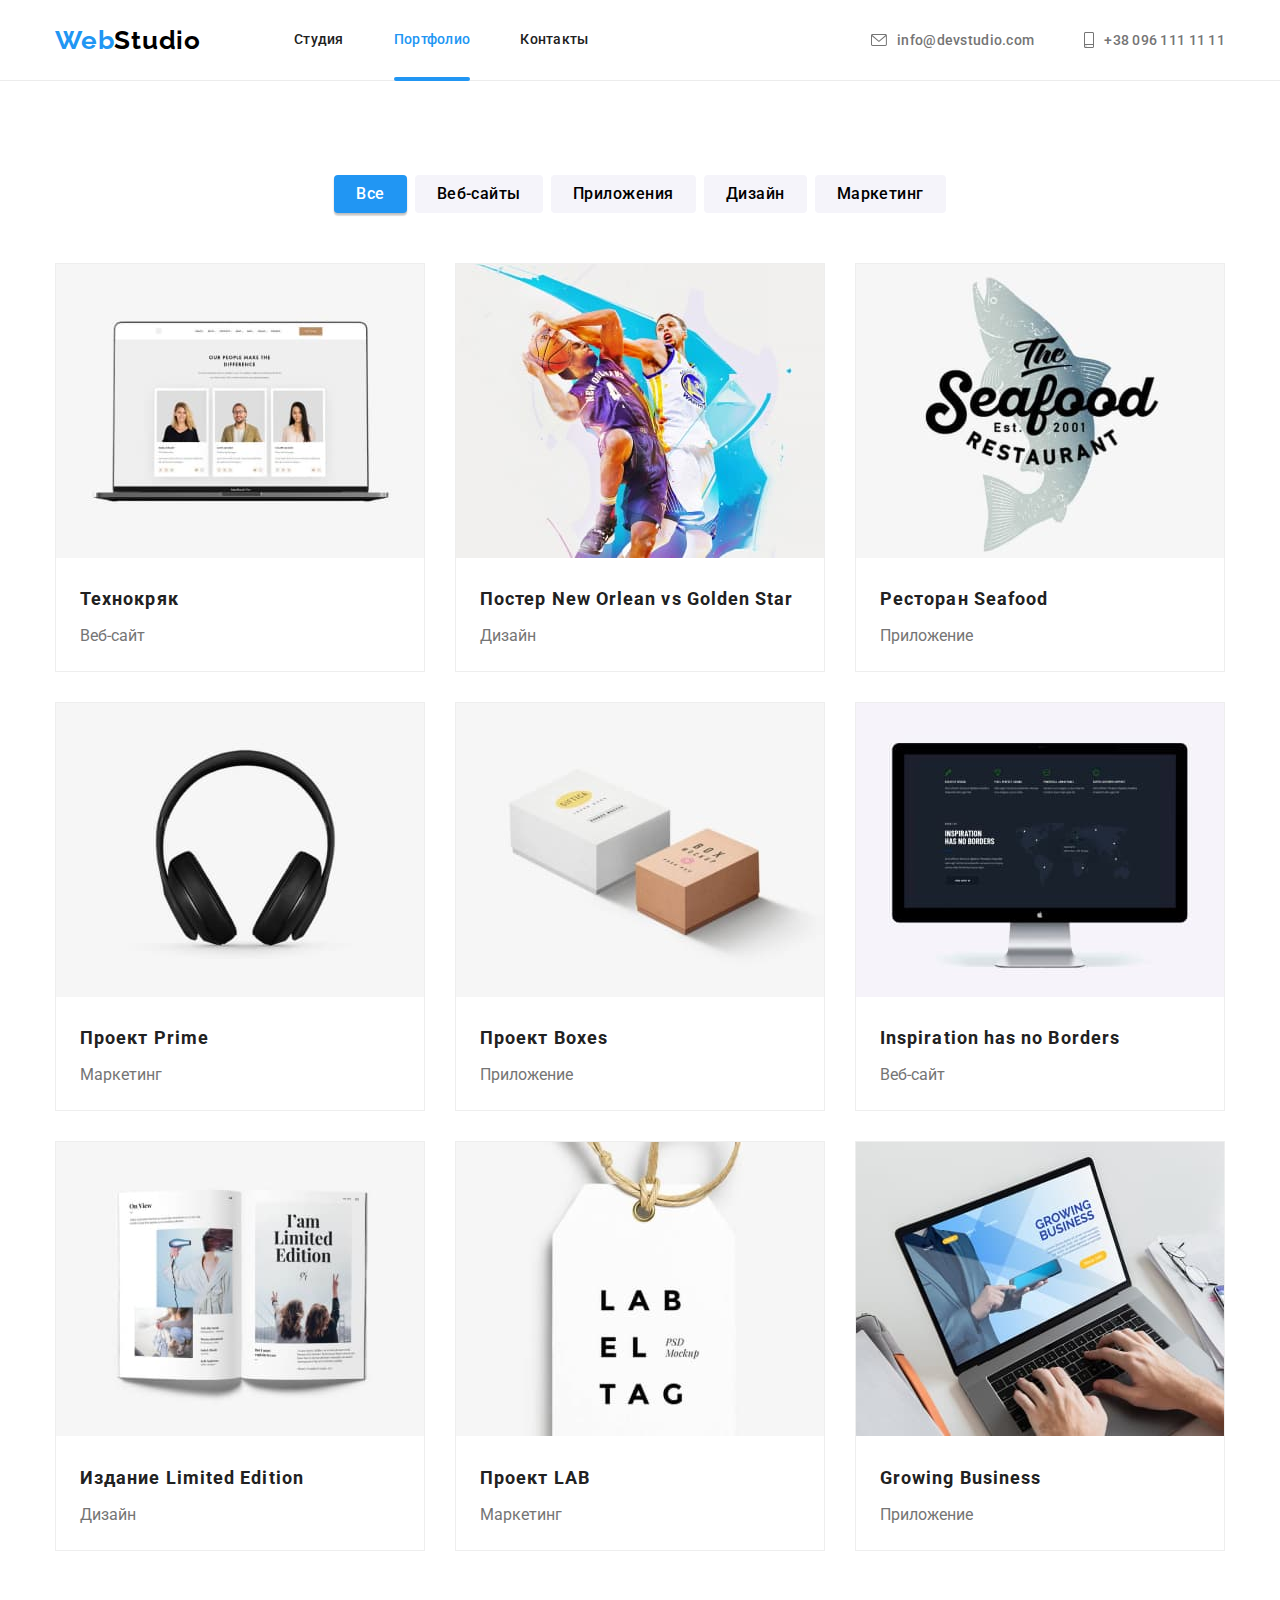
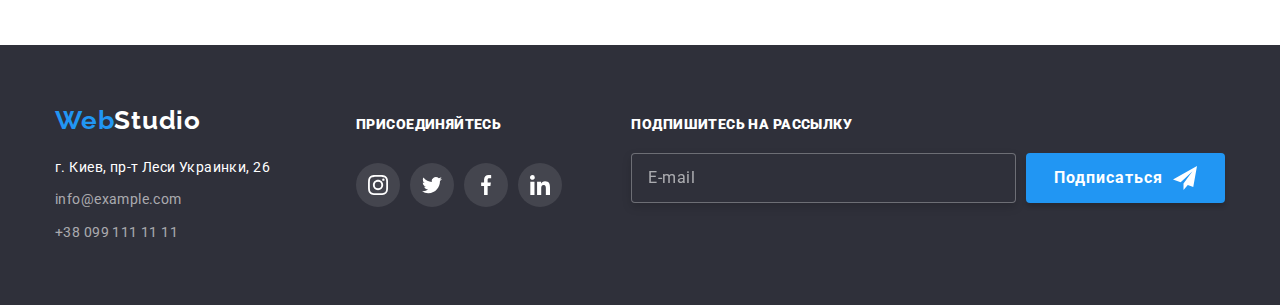
<file: portfolio-1.html>
<!DOCTYPE html>
<html lang="ru">
  <head>
    <meta charset="UTF-8" />
    <meta http-equiv="X-UA-Compatible" content="IE=edge" />
    <meta name="viewport" content="width=device-width, initial-scale=1.0" />
    <title>Portfolio</title>
    <link rel="preconnect" href="https://fonts.googleapis.com" />
    <link rel="preconnect" href="https://fonts.gstatic.com" crossorigin />
    <link
      href="https://fonts.googleapis.com/css2?family=Raleway:wght@700&family=Roboto:wght@400;500;700;900&display=swap"
      rel="stylesheet"
    />
    <link
      rel="stylesheet"
      href="https://cdnjs.cloudflare.com/ajax/libs/modern-normalize/1.1.0/modern-normalize.min.css"
    />
    <link rel="stylesheet" href="./css/main.min.css" />
  </head>
  <body>
    <!-- HEADER -->
    <header class="page-header">
      <div class="container container-flex">
        <!-- Header- NAVIGATION -->
        <nav class="navigation">
          <!-- Header - LOGO -->
          <a href="" class="logo" lang="en"
            >Web<span class="page-header__logo">Studio</span>
          </a>
          <ul class="navigation__list">
            <li class="navigation__item">
              <a href="./studio.html" class="navigation__link">Студия</a>
            </li>
            <li class="navigation__item">
              <a
                href="./portfolio-1.html"
                class="navigation__link navigation__link--active"
                >Портфолио</a
              >
            </li>
            <li class="navigation__item">
              <a href="" class="navigation__link">Контакты</a>
            </li>
          </ul>
        </nav>

        <!--Header - CONTACTS -->
        <ul class="contact">
          <li class="contact__item">
            <a href="mailto:info@devstudio.com" class="contact__link">
              <svg class="contact__icon" width="16" height="12">
                <use href="./images/icons.svg#icon-convert"></use>
              </svg>
              info@devstudio.com
            </a>
          </li>
          <li class="contact__item">
            <a href="tel:+380961111111" class="contact__link">
              <svg class="contact__icon" width="10" height="16">
                <use href="./images/icons.svg#icon-smartphone"></use>
              </svg>
              +38 096 111 11 11</a
            >
          </li>
        </ul>
      </div>
    </header>

    <!-- MAIN -->
    <main class="page-portfolio">
      <section class="portfolio">
        <div class="container">
          <h1 class="portfolio__title">Наши работы</h1>
          <ul class="filter">
            <li class="filter__item">
              <button
                type="button"
                class="filter__button filter__button--active"
              >
                Все
              </button>
            </li>
            <li class="filter__item">
              <button type="button" class="filter__button">Веб-сайты</button>
            </li>
            <li class="filter__item">
              <button type="button" class="filter__button">Приложения</button>
            </li>
            <li class="filter__item">
              <button type="button" class="filter__button">Дизайн</button>
            </li>
            <li class="filter__item">
              <button type="button" class="filter__button">Маркетинг</button>
            </li>
          </ul>

          <ul class="card-set">
            <li class="card-set__item">
              <div class="card">
                <a href="" class="card__link">
                  <div class="card__thumb">
                    <img
                      src="./images/project-1.jpg"
                      alt="Ноутбук с открытым сайтом, три человека на экране"
                      width="370"
                      height="294"
                      class="card__image"
                    />
                    <div class="card-overlay">
                      <p class="card-overlay__text">
                        Ресурс предлагает комплексные предложения с разным
                        уровнем функционала и сервисов. Все это позволит
                        посетителю получить исчерпывающие сведения о компании
                        или частном лице.
                      </p>
                    </div>
                  </div>

                  <div class="card__content">
                    <h2 class="card__title">Технокряк</h2>
                    <p class="card__text">Веб-сайт</p>
                  </div>
                </a>
              </div>
            </li>

            <li class="card-set__item">
              <div class="card">
                <a href="" class="card__link">
                  <div class="card__thumb">
                    <img
                      src="./images/project-2.jpg"
                      alt="Двое мужчин играют в баскетбол, мыжчины в прыжке"
                      width="370"
                      height="294"
                      class="card__image"
                    />
                    <div class="card-overlay">
                      <p class="card-overlay__text">
                        Ресурс предлагает комплексные предложения с разным
                        уровнем функционала и сервисов. Все это позволит
                        посетителю получить исчерпывающие сведения о компании
                        или частном лице.
                      </p>
                    </div>
                  </div>
                  <div class="card__content">
                    <h2 class="card__title">
                      Постер <span lang="en">New Orlean vs Golden Star</span>
                    </h2>
                    <p class="card__text">Дизайн</p>
                  </div>
                </a>
              </div>
            </li>

            <li class="card-set__item">
              <div class="card">
                <a href="" class="card__link">
                  <div class="card__thumb">
                    <img
                      src="./images/project-3.jpg"
                      alt="Логотип ресторана морепродуктов, логотип в форме рыбы "
                      width="370"
                      height="294"
                      class="card__image"
                    />
                    <div class="card-overlay">
                      <p class="card-overlay__text">
                        Ресурс предлагает комплексные предложения с разным
                        уровнем функционала и сервисов. Все это позволит
                        посетителю получить исчерпывающие сведения о компании
                        или частном лице.
                      </p>
                    </div>
                  </div>
                  <div class="card__content">
                    <h2 class="card__title">
                      Ресторан <span lang="en">Seafood</span>
                    </h2>
                    <p class="card__text">Приложение</p>
                  </div>
                </a>
              </div>
            </li>

            <li class="card-set__item">
              <div class="card">
                <a href="" class="card__link">
                  <div class="card__thumb">
                    <img
                      src="./images/project-4.jpg"
                      alt="Большие накладные чорные наушники "
                      width="370"
                      height="294"
                      class="card__image"
                    />
                    <div class="card-overlay">
                      <p class="card-overlay__text">
                        Ресурс предлагает комплексные предложения с разным
                        уровнем функционала и сервисов. Все это позволит
                        посетителю получить исчерпывающие сведения о компании
                        или частном лице.
                      </p>
                    </div>
                  </div>
                  <div class="card__content">
                    <h2 class="card__title">
                      Проект <span lang="en">Prime</span>
                    </h2>
                    <p class="card__text">Маркетинг</p>
                  </div>
                </a>
              </div>
            </li>

            <li class="card-set__item">
              <div class="card">
                <a href="" class="card__link">
                  <div class="card__thumb">
                    <img
                      src="./images/project-5.jpg"
                      alt="Две фирменные закрытые коробочки, белая и персиковая"
                      width="370"
                      height="294"
                      class="card__image"
                    />
                    <div class="card-overlay">
                      <p class="card-overlay__text">
                        Ресурс предлагает комплексные предложения с разным
                        уровнем функционала и сервисов. Все это позволит
                        посетителю получить исчерпывающие сведения о компании
                        или частном лице.
                      </p>
                    </div>
                  </div>
                  <div class="card__content">
                    <h2 class="card__title">
                      Проект <span lang="en"> Boxes</span>
                    </h2>
                    <p class="card__text">Приложение</p>
                  </div>
                </a>
              </div>
            </li>

            <li class="card-set__item">
              <div class="card">
                <a href="" class="card__link">
                  <div class="card__thumb">
                    <img
                      src="./images/project-6.jpg"
                      alt="Темный экран монитора, сайт, текст и изображение карты мира "
                      width="370"
                      height="294"
                      class="card__image"
                    />
                    <div class="card-overlay">
                      <p class="card-overlay__text">
                        Ресурс предлагает комплексные предложения с разным
                        уровнем функционала и сервисов. Все это позволит
                        посетителю получить исчерпывающие сведения о компании
                        или частном лице.
                      </p>
                    </div>
                  </div>
                  <div class="card__content">
                    <h2 class="card__title" lang="en">
                      Inspiration has no Borders
                    </h2>
                    <p class="card__text">Веб-сайт</p>
                  </div>
                </a>
              </div>
            </li>

            <li class="card-set__item">
              <div class="card">
                <a href="" class="card__link">
                  <div class="card__thumb">
                    <img
                      src="./images/project-7.jpg"
                      alt="Две страницы из журнала с изображением женщин"
                      width="370"
                      height="294"
                      class="card__image"
                    />
                    <div class="card-overlay">
                      <p class="card-overlay__text">
                        Ресурс предлагает комплексные предложения с разным
                        уровнем функционала и сервисов. Все это позволит
                        посетителю получить исчерпывающие сведения о компании
                        или частном лице.
                      </p>
                    </div>
                  </div>
                  <div class="card__content">
                    <h2 class="card__title">
                      Издание <span lang="en"> Limited Edition</span>
                    </h2>
                    <p class="card__text">Дизайн</p>
                  </div>
                </a>
              </div>
            </li>

            <li class="card-set__item">
              <div class="card">
                <a href="" class="card__link">
                  <div class="card__thumb">
                    <img
                      src="./images/project-8.jpg"
                      alt="Фирменная этикетка, белая с черными буквами"
                      width="370"
                      height="294"
                      class="card__image"
                    />
                    <div class="card-overlay">
                      <p class="card-overlay__text">
                        Ресурс предлагает комплексные предложения с разным
                        уровнем функционала и сервисов. Все это позволит
                        посетителю получить исчерпывающие сведения о компании
                        или частном лице.
                      </p>
                    </div>
                  </div>
                  <div class="card__content">
                    <h2 class="card__title">
                      Проект <span lang="en">LAB</span>
                    </h2>
                    <p class="card__text">Маркетинг</p>
                  </div>
                </a>
              </div>
            </li>

            <li class="card-set__item">
              <div class="card">
                <a href="" class="card__link">
                  <div class="card__thumb">
                    <img
                      src="./images/project-9.jpg"
                      alt="Руки мужчины, работающего за ноутбуков, на ноутбуке открыта страничка с бизнес-сайтом "
                      width="370"
                      height="294"
                      class="card__image"
                    />
                    <div class="card-overlay">
                      <p class="card-overlay__text">
                        Ресурс предлагает комплексные предложения с разным
                        уровнем функционала и сервисов. Все это позволит
                        посетителю получить исчерпывающие сведения о компании
                        или частном лице.
                      </p>
                    </div>
                  </div>
                  <div class="card__content">
                    <h2 class="card__title" lang="en">Growing Business</h2>
                    <p class="card__text">Приложение</p>
                  </div>
                </a>
              </div>
            </li>
          </ul>
        </div>
      </section>
    </main>
    <!-- FOOTER  -->
    <!-- footer-address block -->
    <footer class="footer">
      <div class="container container--flexible">
        <div class="address-container">
          <a class="logo logo--position" href="" lang="en">
            Web<span class="footer__logo">Studio</span></a
          >
          <address class="address">
            <ul class="address__list">
              <li class="address__item">г. Киев, пр-т Леси Украинки, 26</li>
              <li class="address__item">
                <a href="mailto:info@example.com" class="address__link"
                  >info@example.com</a
                >
              </li>
              <li class="address__item">
                <a href="tel:+380991111111" class="address__link"
                  >+38 099 111 11 11</a
                >
              </li>
            </ul>
          </address>
        </div>

        <!-- footer-socials block -->
        <div class="footer-socials">
          <p class="footer-socials__title"><strong>присоединяйтесь</strong></p>
          <ul class="footer-socials__list">
            <li class="footer-socials__item">
              <a href="" class="footer-socials__link">
                <svg class="footer-socials__icon" width="20" height="20">
                  <use href="./images/icons.svg#icon-instagram"></use>
                </svg>
              </a>
            </li>

            <li class="footer-socials__item">
              <a href="" class="footer-socials__link">
                <svg class="footer-socials__icon" width="20" height="20">
                  <use href="./images/icons.svg#icon-twitter"></use>
                </svg>
              </a>
            </li>

            <li class="footer-socials__item">
              <a href="" class="footer-socials__link">
                <svg class="footer-socials__icon" width="20" height="20">
                  <use href="./images/icons.svg#icon-facebook"></use>
                </svg>
              </a>
            </li>

            <li class="footer-socials__item">
              <a href="" class="footer-socials__link">
                <svg class="footer-socials__icon" width="20" height="20">
                  <use href="./images/icons.svg#icon-linkedin"></use>
                </svg>
              </a>
            </li>
          </ul>
        </div>
        <div class="footer-mailing">
          <p class="footer-mailing__title">
            <strong> Подпишитесь на рассылку</strong>
          </p>
          <div class="footer-mailing__container">
            <form class="footer-form">
              <label class="footer-form__field">
                <input
                  type="email"
                  name="email"
                  placeholder="E-mail"
                  class="footer-form__input"
                />
              </label>
            </form>
            <button type="submit" class="button footer-button">
              <span class="footer-button__text">Подписаться</span>
              <svg class="footer-button__icon" width="24" height="24">
                <use href="./images/icons.svg#icon-send"></use>
              </svg>
            </button>
          </div>
        </div>
      </div>
    </footer>
    <script src="./js/modal.js"></script>
  </body>
</html>
</file>
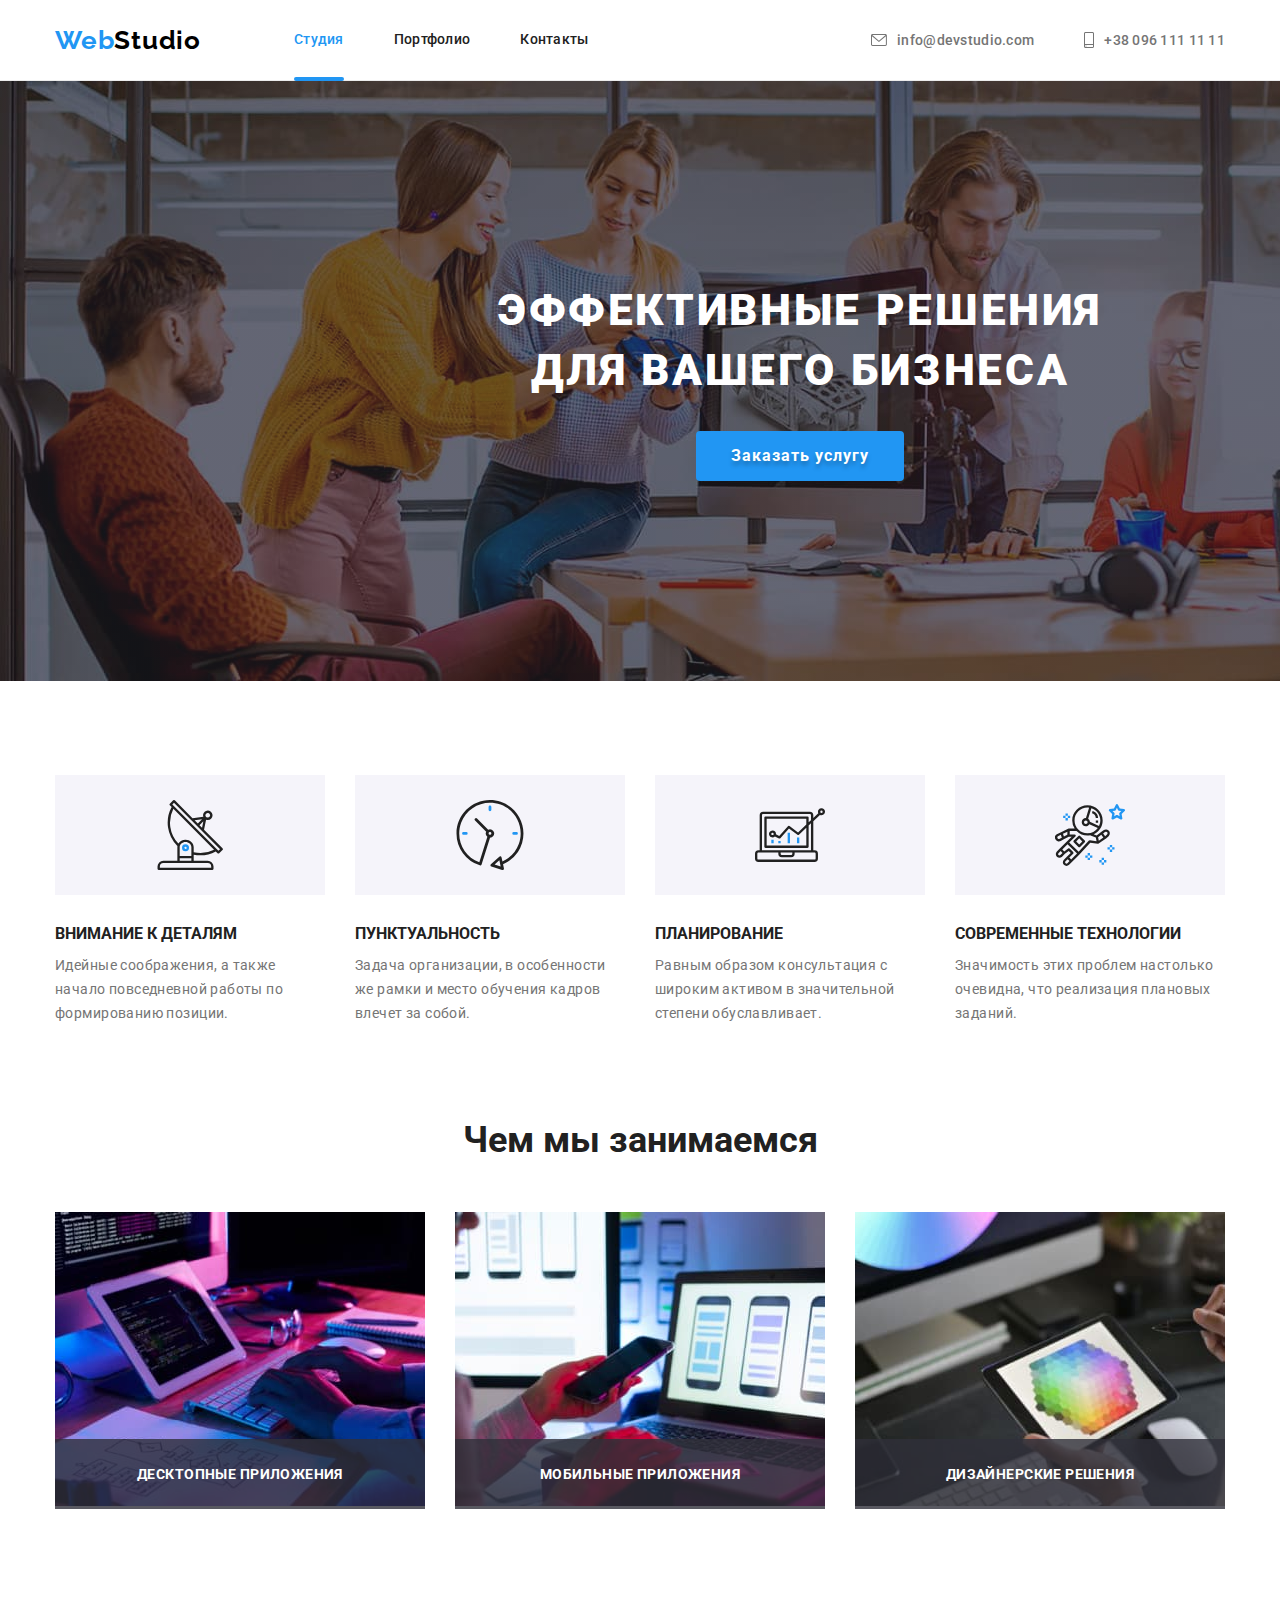
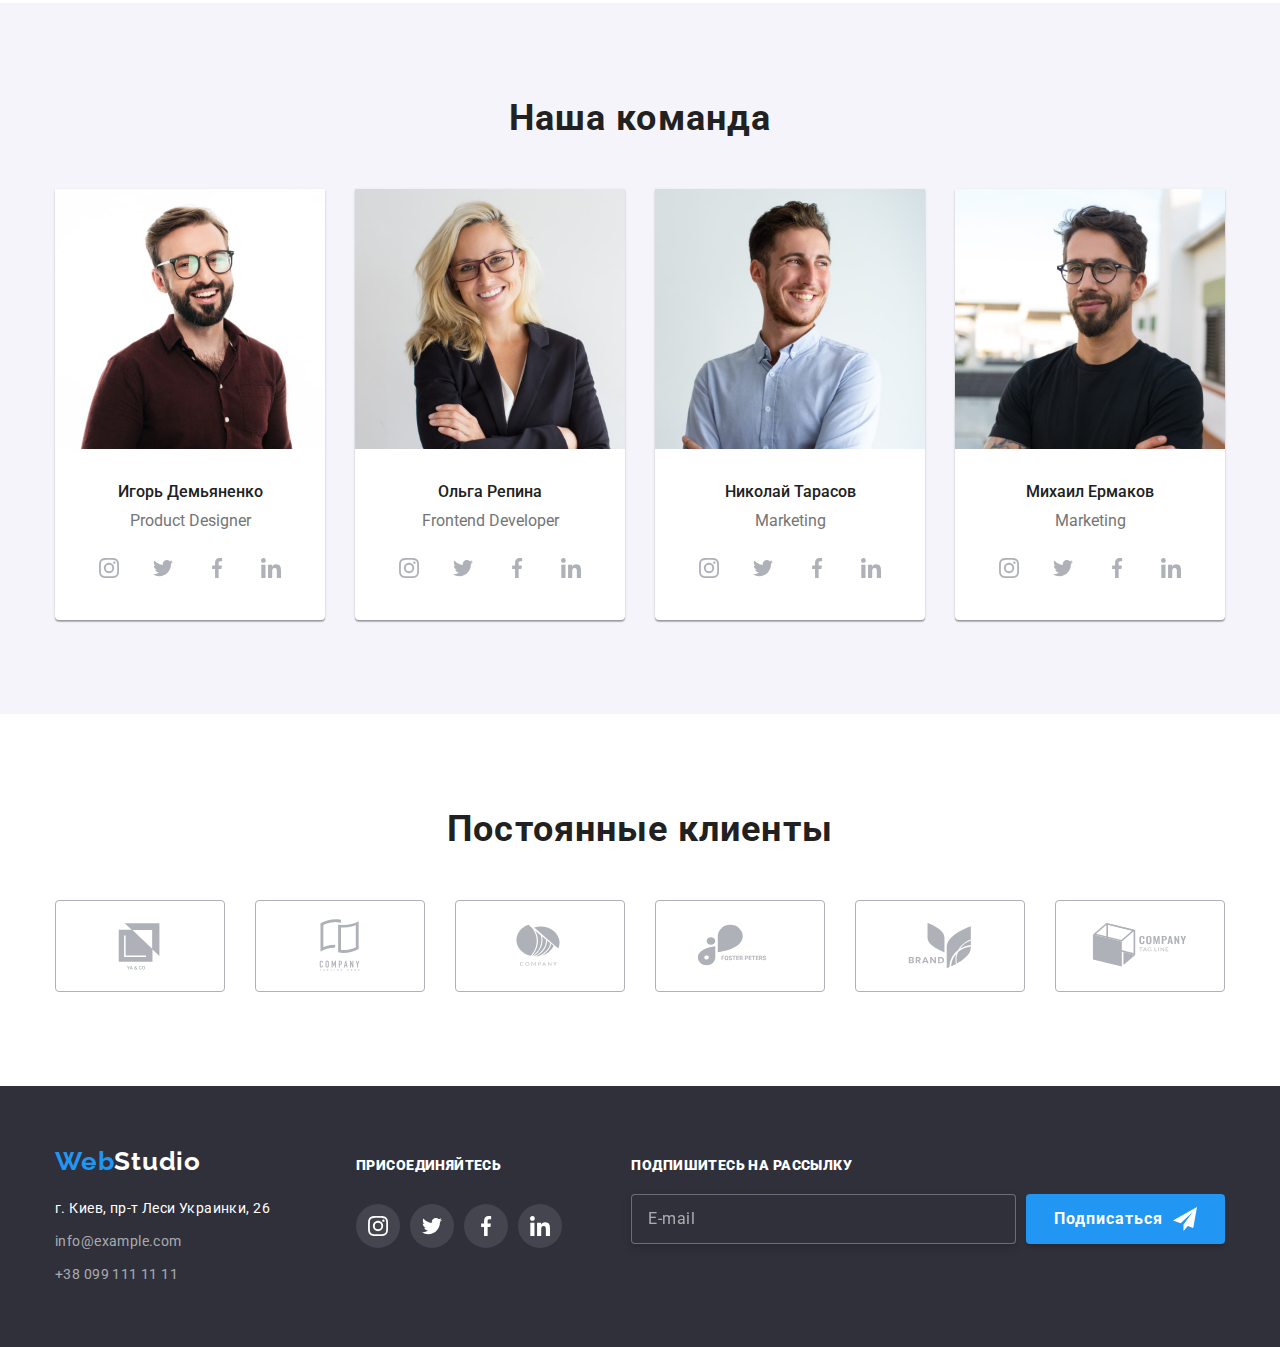
<file: studio.html>
<!DOCTYPE html>
<html lang="ru">
  <head>
    <meta charset="UTF-8" />
    <meta http-equiv="X-UA-Compatible" content="IE=edge" />
    <meta name="viewport" content="width=device-width, initial-scale=1.0" />
    <title>WebStudio</title>
    <link rel="preconnect" href="https://fonts.googleapis.com" />
    <link rel="preconnect" href="https://fonts.gstatic.com" crossorigin />
    <link
      href="https://fonts.googleapis.com/css2?family=Raleway:wght@700&family=Roboto:wght@400;500;700;900&display=swap"
      rel="stylesheet"
    />
    <link
      rel="stylesheet"
      href="https://cdnjs.cloudflare.com/ajax/libs/modern-normalize/1.1.0/modern-normalize.min.css"
    />
    <link rel="stylesheet" href="./css/main.min.css" />
  </head>
  <body>
    <!-- HEADER -->
    <header class="page-header">
      <div class="container container-flex">
        <!-- Header- NAVIGATION -->
        <nav class="navigation">
          <!-- Header - LOGO -->
          <a href="" class="logo" lang="en"
            >Web<span class="page-header__logo">Studio</span>
          </a>
          <ul class="navigation__list">
            <li class="navigation__item">
              <a
                href="./studio.html"
                class="navigation__link navigation__link--active"
                >Студия</a
              >
            </li>
            <li class="navigation__item">
              <a href="./portfolio-1.html" class="navigation__link"
                >Портфолио</a
              >
            </li>
            <li class="navigation__item">
              <a href="" class="navigation__link">Контакты</a>
            </li>
          </ul>
        </nav>

        <!--Header - CONTACTS -->
        <ul class="contact">
          <li class="contact__item">
            <a href="mailto:info@devstudio.com" class="contact__link">
              <svg class="contact__icon" width="16" height="12">
                <use href="./images/icons.svg#icon-convert"></use>
              </svg>
              info@devstudio.com
            </a>
          </li>
          <li class="contact__item">
            <a href="tel:+380961111111" class="contact__link">
              <svg class="contact__icon" width="10" height="16">
                <use href="./images/icons.svg#icon-smartphone"></use>
              </svg>
              +38 096 111 11 11</a
            >
          </li>
        </ul>
      </div>
    </header>

    <!-- MAIN -->
    <main>
      <!-- 1 section HERO -->
      <section class="hero">
        <div class="hero-background">
          <div class="container">
            <h1 class="hero__title">Эффективные решения для вашего бизнеса</h1>
            <button type="button" class="button hero-button" data-modal-open>
              Заказать услугу
            </button>
          </div>
        </div>

        <!-- modal window -->
        <!-- backdrop -->
        <div class="backdrop is-hidden" data-modal>
          <div class="modal">
            <button
              class="modal__closing-button"
              type="button"
              data-modal-close
            >
              <svg class="modal__closing-icon" width="11" height="11">
                <use href="./images/icons.svg#modal-button"></use>
              </svg>
            </button>

            <!-- form -->

            <strong class="modal__headline">
              Оставьте свои данные, мы вам перезвоним</strong
            >

            <form class="modal-form">
              <label class="modal-form__field form-field">
                <span class="form-field__text">Имя</span>
                <span class="form-field__thumb">
                  <input
                    type="text"
                    name="username"
                    class="form-field__input"
                    autofocus
                    placeholder=" "
                  />
                  <svg class="form-field__icon" width="18" height="18">
                    <use href="./images/icons.svg#person-mod"></use>
                  </svg>
                </span>
              </label>

              <label class="form-field">
                <span class="form-field__text">Телефон</span>
                <span class="form-field__thumb">
                  <input
                    type="tel"
                    name="tel"
                    class="form-field__input"
                    placeholder=" "
                  />
                  <svg class="form-field__icon" width="18" height="18">
                    <use href="./images/icons.svg#phone-mod"></use>
                  </svg>
                </span>
              </label>

              <label class="form-field">
                <span class="form-field__text">Почта</span>
                <span class="form-field__thumb">
                  <input
                    type="email"
                    name="email"
                    class="form-field__input"
                    placeholder=" "
                  />
                  <svg class="form-field__icon" width="18" height="18">
                    <use href="./images/icons.svg#email-mod"></use>
                  </svg>
                </span>
              </label>

              <label class="form-field">
                <span class="form-field__text">Комментарий</span>
                <textarea
                  class="form-field__textarea"
                  name="feedbacks"
                  placeholder="Введите текст"
                ></textarea>
              </label>

              <label class="modal-checkbox">
                <input
                  class="modal-checkbox__input"
                  type="checkbox"
                  name="acceptance"
                  value="acceptance"
                />
                <span class="modal-checkbox__icon" tabindex="0"></span>
                <span class="modal-checkbox__text"
                  >Соглашаюсь с рассылкой и принимаю
                  <a href="" class="modal-checkbox__contract"
                    >Условия договора</a
                  >
                </span>
              </label>

              <button type="submit" class="modal-submit">Отправить</button>
            </form>
          </div>
        </div>
      </section>

      <!-- 2 section Features -->
      <section class="feature">
        <div class="container">
          <h2 class="feature__title">Характеристики</h2>
          <ul class="feature__list">
            <li class="feature__item">
              <div class="feature__frame">
                <svg class="feature__icon" width="70" height="70">
                  <use href="./images/icons.svg#icon-group"></use>
                </svg>
              </div>
              <h3 class="feature__subtitle">Внимание к деталям</h3>
              <p class="feature__text">
                Идейные соображения, а также начало повседневной работы по
                формированию позиции.
              </p>
            </li>

            <li class="feature__item">
              <div class="feature__frame">
                <svg class="feature__icon" width="70" height="70">
                  <use href="./images/icons.svg#icon-clock"></use>
                </svg>
              </div>
              <h3 class="feature__subtitle">Пунктуальность</h3>
              <p class="feature__text">
                Задача организации, в особенности же рамки и место обучения
                кадров влечет за собой.
              </p>
            </li>

            <li class="feature__item">
              <div class="feature__frame">
                <svg class="feature__icon" width="70" height="70">
                  <use href="./images/icons.svg#icon-diagram"></use>
                </svg>
              </div>
              <h3 class="feature__subtitle">Планирование</h3>
              <p class="feature__text">
                Равным образом консультация с широким активом в значительной
                степени обуславливает.
              </p>
            </li>

            <li class="feature__item">
              <div class="feature__frame">
                <svg class="feature__icon" width="70" height="70">
                  <use href="./images/icons.svg#icon-astronaut"></use>
                </svg>
              </div>
              <h3 class="feature__subtitle">Современные технологии</h3>
              <p class="feature__text">
                Значимость этих проблем настолько очевидна, что реализация
                плановых заданий.
              </p>
            </li>
          </ul>
        </div>
      </section>

      <!-- 3 section FUNCTION  -->
      <section class="function">
        <div class="container">
          <h2 class="function__title">Чем мы занимаемся</h2>
          <ul class="function__list">
            <li class="function__item">
              <img
                class="function__image"
                src="images/img1.jpg"
                alt="Планшет. Программирование."
                width="370"
              />
              <p class="function__label">Десктопные приложения</p>
            </li>

            <li class="function__item">
              <img
                class="function__image"
                src="images/img2.jpg"
                alt="Телефон. Ноутбук. Дизайн. Макет."
                width="370"
              />
              <p class="function__label">Мобильные приложения</p>
            </li>

            <li class="function__item">
              <img
                class="function__image"
                src="images/img3.jpg"
                alt="Планшет. Цветовая палитра. Выбор цвета."
                width="370"
              />
              <p class="function__label">Дизайнерские решения</p>
            </li>
          </ul>
        </div>
      </section>

      <!-- 4 section TEAM section  -->
      <section class="team">
        <div class="container">
          <h2 class="team__title">Наша команда</h2>
          <ul class="team__list">
            <!-- 1 Member Ihor  -->
            <li class="team__item">
              <img
                class="team__image"
                src="./images/ihor.jpg"
                alt="мужчина, Игорь Демьяненко"
                width="270"
              />
              <h3 class="team__subtitle">Игорь Демьяненко</h3>
              <p class="team__text" lang="en">Product Designer</p>
              <ul class="socials">
                <li class="socials__item">
                  <a href="" class="socials__link">
                    <svg class="socials__icon" width="20" height="20">
                      <use href="./images/icons.svg#icon-instagram"></use>
                    </svg>
                  </a>
                </li>

                <li class="socials__item">
                  <a href="" class="socials__link">
                    <svg class="socials__icon" width="20" height="20">
                      <use href="./images/icons.svg#icon-twitter"></use>
                    </svg>
                  </a>
                </li>

                <li class="socials__item">
                  <a href="" class="socials__link">
                    <svg class="socials__icon" width="20" height="20">
                      <use href="./images/icons.svg#icon-facebook"></use>
                    </svg>
                  </a>
                </li>

                <li class="socials__item">
                  <a href="" class="socials__link">
                    <svg class="socials__icon" width="20" height="20">
                      <use href="./images/icons.svg#icon-linkedin"></use>
                    </svg>
                  </a>
                </li>
              </ul>
            </li>

            <!-- 2 member Olha Repina -->
            <li class="team__item">
              <img
                class="team__image"
                src="./images/olga.jpg"
                alt="женщина, блондинка, Ольга Репина"
                width="270"
              />
              <h3 class="team__subtitle">Ольга Репина</h3>
              <p class="team__text" lang="en">Frontend Developer</p>
              <ul class="socials">
                <li class="socials__item">
                  <a href="" class="socials__link">
                    <svg class="socials__icon" width="20" height="20">
                      <use href="./images/icons.svg#icon-instagram"></use>
                    </svg>
                  </a>
                </li>

                <li class="socials__item">
                  <a href="" class="socials__link">
                    <svg class="socials__icon" width="20" height="20">
                      <use href="./images/icons.svg#icon-twitter"></use>
                    </svg>
                  </a>
                </li>

                <li class="socials__item">
                  <a href="" class="socials__link">
                    <svg class="socials__icon" width="20" height="20">
                      <use href="./images/icons.svg#icon-facebook"></use>
                    </svg>
                  </a>
                </li>

                <li class="socials__item">
                  <a href="" class="socials__link">
                    <svg class="socials__icon" width="20" height="20">
                      <use href="./images/icons.svg#icon-linkedin"></use>
                    </svg>
                  </a>
                </li>
              </ul>
            </li>

            <!-- 3 member Николай Тарасов -->
            <li class="team__item">
              <img
                class="team__image"
                src="./images/mykola.jpg"
                alt="мужчина, Нколай Тарасов"
                width="270"
              />
              <h3 class="team__subtitle">Николай Тарасов</h3>
              <p class="team__text" lang="en">Marketing</p>
              <ul class="socials">
                <li class="socials__item">
                  <a href="" class="socials__link">
                    <svg class="socials__icon" width="20" height="20">
                      <use href="./images/icons.svg#icon-instagram"></use>
                    </svg>
                  </a>
                </li>

                <li class="socials__item">
                  <a href="" class="socials__link">
                    <svg class="socials__icon" width="20" height="20">
                      <use href="./images/icons.svg#icon-twitter"></use>
                    </svg>
                  </a>
                </li>

                <li class="socials__item">
                  <a href="" class="socials__link">
                    <svg class="socials__icon" width="20" height="20">
                      <use href="./images/icons.svg#icon-facebook"></use>
                    </svg>
                  </a>
                </li>

                <li class="socials__item">
                  <a href="" class="socials__link">
                    <svg class="socials__icon" width="20" height="20">
                      <use href="./images/icons.svg#icon-linkedin"></use>
                    </svg>
                  </a>
                </li>
              </ul>
            </li>

            <!-- 4 member Михаил Ермаков -->
            <li class="team__item">
              <img
                class="team__image"
                src="./images/misha.jpg"
                alt="Мужчина, Михаил Ермаков"
                width="270"
              />
              <h3 class="team__subtitle">Михаил Ермаков</h3>
              <p class="team__text" lang="en">Marketing</p>
              <ul class="socials">
                <li class="socials__item">
                  <a href="" class="socials__link">
                    <svg class="socials__icon" width="20" height="20">
                      <use href="./images/icons.svg#icon-instagram"></use>
                    </svg>
                  </a>
                </li>

                <li class="socials__item">
                  <a href="" class="socials__link">
                    <svg class="socials__icon" width="20" height="20">
                      <use href="./images/icons.svg#icon-twitter"></use>
                    </svg>
                  </a>
                </li>

                <li class="socials__item">
                  <a href="" class="socials__link">
                    <svg class="socials__icon" width="20" height="20">
                      <use href="./images/icons.svg#icon-facebook"></use>
                    </svg>
                  </a>
                </li>

                <li class="socials__item">
                  <a href="" class="socials__link">
                    <svg class="socials__icon" width="20" height="20">
                      <use href="./images/icons.svg#icon-linkedin"></use>
                    </svg>
                  </a>
                </li>
              </ul>
            </li>
          </ul>
        </div>
      </section>

      <!-- 5 Section CLIENTS -->
      <section class="clients">
        <div class="container">
          <h2 class="clients__title">Постоянные клиенты</h2>
          <ul class="clients__list">
            <li class="clients__item">
              <a href="" class="clients__link">
                <svg class="clients__icon" width="106" height="60">
                  <use href="./images/icons.svg#icon-client1"></use>
                </svg>
              </a>
            </li>

            <li class="clients__item">
              <a href="" class="clients__link">
                <svg class="clients__icon" width="106" height="60">
                  <use href="./images/icons.svg#icon-client2"></use>
                </svg>
              </a>
            </li>

            <li class="clients__item">
              <a href="" class="clients__link">
                <svg class="clients__icon" width="106" height="60">
                  <use href="./images/icons.svg#icon-client3"></use>
                </svg>
              </a>
            </li>

            <li class="clients__item">
              <a href="" class="clients__link">
                <svg class="clients__icon" width="106" height="60">
                  <use href="./images/icons.svg#icon-client4"></use>
                </svg>
              </a>
            </li>

            <li class="clients__item">
              <a href="" class="clients__link">
                <svg class="clients__icon" width="106" height="60">
                  <use href="./images/icons.svg#icon-client5"></use>
                </svg>
              </a>
            </li>

            <li class="clients__item">
              <a href="" class="clients__link">
                <svg class="clients__icon" width="106" height="60">
                  <use href="./images/icons.svg#icon-client6"></use>
                </svg>
              </a>
            </li>
          </ul>
        </div>
      </section>
    </main>
    <!-- FOOTER  -->
    <!-- footer-address block -->
    <footer class="footer">
      <div class="container container--flexible">
        <div class="address-container">
          <a class="logo logo--position" href="" lang="en">
            Web<span class="footer__logo">Studio</span></a
          >
          <address class="address">
            <ul class="address__list">
              <li class="address__item">г. Киев, пр-т Леси Украинки, 26</li>
              <li class="address__item">
                <a href="mailto:info@example.com" class="address__link"
                  >info@example.com</a
                >
              </li>
              <li class="address__item">
                <a href="tel:+380991111111" class="address__link"
                  >+38 099 111 11 11</a
                >
              </li>
            </ul>
          </address>
        </div>

        <!-- footer-socials block -->
        <div class="footer-socials">
          <p class="footer-socials__title"><strong>присоединяйтесь</strong></p>
          <ul class="footer-socials__list">
            <li class="footer-socials__item">
              <a href="" class="footer-socials__link">
                <svg class="footer-socials__icon" width="20" height="20">
                  <use href="./images/icons.svg#icon-instagram"></use>
                </svg>
              </a>
            </li>

            <li class="footer-socials__item">
              <a href="" class="footer-socials__link">
                <svg class="footer-socials__icon" width="20" height="20">
                  <use href="./images/icons.svg#icon-twitter"></use>
                </svg>
              </a>
            </li>

            <li class="footer-socials__item">
              <a href="" class="footer-socials__link">
                <svg class="footer-socials__icon" width="20" height="20">
                  <use href="./images/icons.svg#icon-facebook"></use>
                </svg>
              </a>
            </li>

            <li class="footer-socials__item">
              <a href="" class="footer-socials__link">
                <svg class="footer-socials__icon" width="20" height="20">
                  <use href="./images/icons.svg#icon-linkedin"></use>
                </svg>
              </a>
            </li>
          </ul>
        </div>
        <div class="footer-mailing">
          <p class="footer-mailing__title">
            <strong> Подпишитесь на рассылку</strong>
          </p>
          <div class="footer-mailing__container">
            <form class="footer-form">
              <label class="footer-form__field">
                <input
                  type="email"
                  name="email"
                  placeholder="E-mail"
                  class="footer-form__input"
                />
              </label>
            </form>
            <button type="submit" class="button footer-button">
              <span class="footer-button__text">Подписаться</span>
              <svg class="footer-button__icon" width="24" height="24">
                <use href="./images/icons.svg#icon-send"></use>
              </svg>
            </button>
          </div>
        </div>
      </div>
    </footer>
    <script src="./js/modal.js"></script>
  </body>
</html>
</file>
<file: css/main.min.css>
h1,h2,h3,h4,p,ul{margin-bottom:0;margin-top:0}ul{padding:0;list-style-type:none}a{text-decoration:none}body{color:#212121;font-family:"Roboto", sans-serif;font-style:normal;font-size:14px;margin-left:auto;margin-right:auto}.container{width:1200px;padding-left:15px;padding-right:15px;margin-left:auto;margin-right:auto}.page-header{border-bottom:1px solid #ececec}.logo{font-family:'Raleway';font-style:normal;font-weight:700;font-size:26px;line-height:1.19;letter-spacing:0.03em;color:#2196F3;display:block}.page-header__logo{color:black;margin-right:93px;padding-bottom:25px;padding-top:24px}.navigation{display:-webkit-box;display:-ms-flexbox;display:flex;-webkit-box-align:center;-ms-flex-align:center;align-items:center}.navigation__list{display:-webkit-box;display:-ms-flexbox;display:flex;-webkit-box-align:center;-ms-flex-align:center;align-items:center}.navigation__item{margin-right:50px}.navigation__item:last-child{margin-right:0}.navigation__link{position:relative;font-weight:500;font-size:14px;line-height:1.14;letter-spacing:0.02em;color:#212121;display:block;padding-top:32px;padding-bottom:32px;-webkit-transition:color 250ms cubic-bezier(0.4, 0, 0.2, 1);transition:color 250ms cubic-bezier(0.4, 0, 0.2, 1)}.navigation__link:hover,.navigation__link:focus,.navigation__link--active{color:#2196F3}.navigation__link--active::after{content:"";position:absolute;bottom:-1px;left:0;width:100%;height:4px;display:block;background-color:#2196f3;border-radius:2px}.contact{display:-webkit-box;display:-ms-flexbox;display:flex;margin-left:auto}.contact__item{margin-left:50px}.contact__item:first-child{margin-left:0}.contact__link{font-weight:500;font-size:14px;line-height:16px;letter-spacing:0.02em;color:#757575;display:-webkit-inline-box;display:-ms-inline-flexbox;display:inline-flex;-webkit-box-align:center;-ms-flex-align:center;align-items:center;padding-top:32px;padding-bottom:32px;-webkit-transition:color 250ms cubic-bezier(0.4, 0, 0.2, 1);transition:color 250ms cubic-bezier(0.4, 0, 0.2, 1)}.contact__link:hover,.contact__link:focus{color:#2196F3}.container-flex{display:-webkit-box;display:-ms-flexbox;display:flex;-webkit-box-align:center;-ms-flex-align:center;align-items:center}.contact__icon{fill:currentColor;margin-right:10px}.hero-background{width:1600px;height:600px;padding-top:200px;padding-bottom:200px;margin-left:auto;margin-right:auto;background-color:#2f303a;background-image:-webkit-gradient(linear, left top, right top, from(rgba(47,48,58,0.4)), to(rgba(47,48,58,0.4))),url(../images/img-hero.jpg);background-image:linear-gradient(to right, rgba(47,48,58,0.4), rgba(47,48,58,0.4)),url(../images/img-hero.jpg);background-repeat:no-repeat;background-position:center;background-size:auto}.hero__title{color:#fff;font-weight:900;font-size:44px;line-height:1.36;text-align:center;letter-spacing:0.06em;text-transform:uppercase;display:block;width:696px;margin-left:auto;margin-right:auto;margin-bottom:30px}.hero-button{color:#fff;background-color:#2196F3;cursor:pointer;font-family:inherit;font-weight:700;font-size:16px;line-height:1.88;text-align:center;text-shadow:0px 4px 4px rgba(0,0,0,0.25);letter-spacing:0.06em;display:block;padding:10px 35px;margin-left:auto;margin-right:auto;border-radius:4px;border:none}.backdrop{position:fixed;width:100%;height:100%;left:0px;top:0px;z-index:1;background:rgba(0,0,0,0.2);opacity:1;-webkit-transition:opacity 250ms cubic-bezier(0.4, 0, 0.2, 1),visibility 250ms cubic-bezier(0.4, 0, 0.2, 1);transition:opacity 250ms cubic-bezier(0.4, 0, 0.2, 1),visibility 250ms cubic-bezier(0.4, 0, 0.2, 1)}.backdrop.is-hidden{visibility:hidden;opacity:0;pointer-events:none}.backdrop.is-hidden .modal{-webkit-transform:translate(-50%, -50%) scale(0.3);transform:translate(-50%, -50%) scale(0.3)}.modal{position:absolute;top:50%;left:50%;min-width:528px;min-height:581px;background:#ffffff;-webkit-box-shadow:0px 1px 3px rgba(0,0,0,0.12),0px 1px 1px rgba(0,0,0,0.14),0px 2px 1px rgba(0,0,0,0.2);box-shadow:0px 1px 3px rgba(0,0,0,0.12),0px 1px 1px rgba(0,0,0,0.14),0px 2px 1px rgba(0,0,0,0.2);border-radius:4px;-webkit-transform:translate(-50%, -50%) scale(1);transform:translate(-50%, -50%) scale(1);-webkit-transition:-webkit-transform 250ms cubic-bezier(0.4, 0, 0.2, 1);transition:-webkit-transform 250ms cubic-bezier(0.4, 0, 0.2, 1);transition:transform 250ms cubic-bezier(0.4, 0, 0.2, 1);transition:transform 250ms cubic-bezier(0.4, 0, 0.2, 1), -webkit-transform 250ms cubic-bezier(0.4, 0, 0.2, 1);padding:40px}.modal__closing-button{position:absolute;top:8px;right:8px;display:-webkit-box;display:-ms-flexbox;display:flex;-webkit-box-pack:center;-ms-flex-pack:center;justify-content:center;-webkit-box-align:center;-ms-flex-align:center;align-items:center;width:30px;height:30px;background:#fff;border:1px solid rgba(0,0,0,0.1);border-radius:50%;-webkit-transition:fill 250ms cubic-bezier(0.4, 0, 0.2, 1);transition:fill 250ms cubic-bezier(0.4, 0, 0.2, 1)}.modal__closing-button:hover,.modal__closing-button:focus{fill:#2196F3;cursor:pointer}.modal__headline{display:block;font-weight:700;font-size:20px;line-height:1.16;text-align:center;letter-spacing:0.03em;color:#212121;margin-bottom:30px}.modal-form{display:-webkit-box;display:-ms-flexbox;display:flex;-webkit-box-orient:vertical;-webkit-box-direction:normal;-ms-flex-direction:column;flex-direction:column}.form-field{display:-webkit-box;display:-ms-flexbox;display:flex;-webkit-box-orient:vertical;-webkit-box-direction:normal;-ms-flex-direction:column;flex-direction:column;cursor:pointer;font-weight:400;font-size:12px;line-height:1.17;letter-spacing:0.01em;-webkit-transition:color 250ms cubic-bezier(0.4, 0, 0.2, 1);transition:color 250ms cubic-bezier(0.4, 0, 0.2, 1)}.form-field+.form-field{margin-top:10px}.form-field__text{font-weight:400;font-size:12px;line-height:1.17;letter-spacing:0.01em;color:#757575;margin-bottom:4px}.form-field__thumb{position:relative}.form-field__icon{position:absolute;left:12px;bottom:50%;-webkit-transform:translateY(50%);transform:translateY(50%);fill:currentColor}.form-field__input{outline:none;width:100%;padding-top:11px;padding-bottom:11px;padding-left:40px;cursor:pointer;border:1px solid rgba(33,33,33,0.2);border-radius:4px;-webkit-transition:border-color 250ms cubic-bezier(0.4, 0, 0.2, 1);transition:border-color 250ms cubic-bezier(0.4, 0, 0.2, 1)}.form-field:hover,.form-field:focus-within{color:#2196F3}.form-field:hover .form-field__input,.form-field:focus-within .form-field__input{border-color:#2196F3;outline:solid 1px #2196F3}.form-field__textarea{width:100%;height:120px;resize:none;cursor:pointer;border:1px solid rgba(33,33,33,0.2);border-radius:4px;padding:12px 16px;-webkit-transition:border-color 250ms cubic-bezier(0.4, 0, 0.2, 1);transition:border-color 250ms cubic-bezier(0.4, 0, 0.2, 1)}.form-field__textarea:hover,.form-field__textarea:focus{border-color:#2196F3;outline:solid 1px #2196F3}.form-field__textarea::-webkit-input-placeholder{font-weight:400;font-size:14px;line-height:1.15;letter-spacing:0.01em;color:rgba(117,117,117,0.5)}.form-field__textarea:-ms-input-placeholder{font-weight:400;font-size:14px;line-height:1.15;letter-spacing:0.01em;color:rgba(117,117,117,0.5)}.form-field__textarea::-ms-input-placeholder{font-weight:400;font-size:14px;line-height:1.15;letter-spacing:0.01em;color:rgba(117,117,117,0.5)}.form-field__textarea::placeholder{font-weight:400;font-size:14px;line-height:1.15;letter-spacing:0.01em;color:rgba(117,117,117,0.5)}.modal-checkbox{display:-webkit-box;display:-ms-flexbox;display:flex;-webkit-box-align:center;-ms-flex-align:center;align-items:center;-webkit-box-pack:center;-ms-flex-pack:center;justify-content:center;margin-top:20px;font-size:14px;line-height:1.71;letter-spacing:0.03em;color:#757575}.modal-checkbox__input{position:absolute;width:1px;height:1px;margin:-1px;border:1px;padding:0;clip:rect(0 0 0 0);overflow:hidden}.modal-checkbox__input:checked+.modal-checkbox__icon{background-color:#2196F3;background-image:url(../images/icon-check.svg);background-size:contain;border-color:transparent;background-origin:border-box;-webkit-box-shadow:none;box-shadow:none}.modal-checkbox__icon{display:inline-block;width:16px;height:15px;border:2px solid #212121;border-radius:2px;margin-right:7px}.modal-checkbox__contract{border-bottom:0.6px solid currentColor;display:inline-block;line-height:0.85;text-decoration:none;color:#2196F3}.modal-submit{width:200px;margin-left:auto;margin-right:auto;margin-top:30px;padding-top:10px;padding-bottom:10px;font-family:inherit;font-style:normal;font-weight:700;font-size:16px;line-height:1.88;letter-spacing:0.06em;color:#fff;background:#188ce8;-webkit-box-shadow:0px 4px 4px rgba(0,0,0,0.15);box-shadow:0px 4px 4px rgba(0,0,0,0.15);border-radius:4px;border:none;cursor:pointer}.feature{padding-top:94px;padding-bottom:94px}.feature__title{visibility:hidden;position:absolute;width:1px;height:1px;margin:-1px;border:0;padding:0;white-space:nowrap;-webkit-clip-path:inset(100%);clip-path:inset(100%);clip:rect(0 0 0 0);overflow:hidden}.feature__list{display:-webkit-box;display:-ms-flexbox;display:flex;margin:-15px}.feature__item{width:calc((100% - 120px) / 4);margin:15px}.feature__frame{width:100%;height:120px;background-color:#F5F4FA;margin-bottom:30px;display:-webkit-box;display:-ms-flexbox;display:flex;-webkit-box-pack:center;-ms-flex-pack:center;justify-content:center;-webkit-box-align:center;-ms-flex-align:center;align-items:center}.feature__subtitle{font-weight:700;line-height:1.14;text-transform:uppercase;margin-bottom:10px}.feature__text{font-size:14px;line-height:1.71;letter-spacing:0.03em;color:#757575}.function{padding-bottom:94px}.function__title{font-weight:700;font-size:36px;line-height:1.17;text-align:center;margin-bottom:50px}.function__list{display:-webkit-box;display:-ms-flexbox;display:flex;margin:-15px}.function__item{width:calc((100% - 90px) / 3);margin:15px;position:relative}.function-image{display:block}.function__label{display:block;position:absolute;left:0;bottom:0;width:100%;font-weight:700;font-size:14px;line-height:1.15;letter-spacing:0.03em;text-transform:uppercase;text-align:center;color:#fff;background:rgba(47,48,58,0.8);padding-top:27px;padding-bottom:27px}.team{background-color:#F5F4FA;padding:94px 0}.team__title{margin-bottom:50px;font-weight:700;font-size:36px;line-height:1.17;text-align:center;letter-spacing:0.03em}.team__list{display:-webkit-box;display:-ms-flexbox;display:flex;margin:-15px}.team__item{padding-bottom:30px;margin:15px;width:calc((100% - 120px) / 4);background:#fff;-webkit-box-shadow:0px 1px 3px rgba(0,0,0,0.12),0px 1px 1px rgba(0,0,0,0.14),0px 2px 1px rgba(0,0,0,0.2);box-shadow:0px 1px 3px rgba(0,0,0,0.12),0px 1px 1px rgba(0,0,0,0.14),0px 2px 1px rgba(0,0,0,0.2);border-radius:0px 0px 4px 4px}.team__image{margin-bottom:30px}.team__subtitle{font-weight:500;font-size:16px;line-height:1.19;text-align:center;margin-bottom:10px}.team__text{color:#757575;font-size:16px;line-height:1.19;text-align:center;margin-bottom:16px}.socials{display:-webkit-box;display:-ms-flexbox;display:flex;-webkit-box-pack:center;-ms-flex-pack:center;justify-content:center;-webkit-box-align:center;-ms-flex-align:center;align-items:center}.socials__item{margin-right:10px}.socials__item:last-child{margin-right:0}.socials__link{width:44px;height:44px;display:-webkit-box;display:-ms-flexbox;display:flex;-webkit-box-align:center;-ms-flex-align:center;align-items:center;-webkit-box-pack:center;-ms-flex-pack:center;justify-content:center;border-radius:50%;color:#AFB1B8;-webkit-transition:color 250ms cubic-bezier(0.4, 0, 0.2, 1),background-color 250ms cubic-bezier(0.4, 0, 0.2, 1);transition:color 250ms cubic-bezier(0.4, 0, 0.2, 1),background-color 250ms cubic-bezier(0.4, 0, 0.2, 1)}.socials__link:hover,.socials__link:focus{color:#fff;background-color:#2196F3}.socials__icon{fill:currentColor}.clients{padding:94px 0}.clients__title{font-weight:700;font-size:36px;line-height:1.17;text-align:center;letter-spacing:0.03em;margin-bottom:50px}.clients__list{display:-webkit-box;display:-ms-flexbox;display:flex;margin:-15px}.clients__item{margin:15px;width:calc((100% - 150px) / 6)}.clients__icon{fill:currentColor}.clients__link{display:-webkit-box;display:-ms-flexbox;display:flex;-webkit-box-align:center;-ms-flex-align:center;align-items:center;-webkit-box-pack:center;-ms-flex-pack:center;justify-content:center;width:170px;height:92px;border:1px solid #AFB1B8;border-radius:4px;color:#AFB1B8;-webkit-transition:color 250ms cubic-bezier(0.4, 0, 0.2, 1),border-color 250ms cubic-bezier(0.4, 0, 0.2, 1);transition:color 250ms cubic-bezier(0.4, 0, 0.2, 1),border-color 250ms cubic-bezier(0.4, 0, 0.2, 1)}.clients__link:hover,.clients__link:focus{color:#2196F3;border-color:#2196F3}.footer{background-color:#2f303a;padding:60px 0}.address-container{width:231px;margin-right:70px}.footer__logo{color:#fff}.logo--position{margin-bottom:20px}.address__item{font-style:normal;font-weight:400;font-size:14px;line-height:1.71;letter-spacing:0.03em;color:#fff;margin-bottom:9px}.address__item:last-child{margin-bottom:0}.address__link{font-style:normal;font-weight:400;font-size:14px;line-height:1.71;letter-spacing:0.03em;color:rgba(255,255,255,0.6);-webkit-transition:color 250ms cubic-bezier(0.4, 0, 0.2, 1);transition:color 250ms cubic-bezier(0.4, 0, 0.2, 1)}.address__link:hover,.address__link:focus{color:#2196F3}.footer-socials__title{font-weight:700;font-size:14px;line-height:1.14;letter-spacing:0.03em;text-transform:uppercase;color:#fff;margin-bottom:30px}.footer-socials__list{display:-webkit-box;display:-ms-flexbox;display:flex}.footer-socials__item{margin-right:10px}.footer-socials__item:last-child{margin-right:0}.footer-socials__link{display:-webkit-box;display:-ms-flexbox;display:flex;-webkit-box-align:center;-ms-flex-align:center;align-items:center;-webkit-box-pack:center;-ms-flex-pack:center;justify-content:center;width:44px;height:44px;border-radius:50%;background:rgba(255,255,255,0.1);color:#fff;-webkit-transition:background-color 250ms cubic-bezier(0.4, 0, 0.2, 1);transition:background-color 250ms cubic-bezier(0.4, 0, 0.2, 1)}.footer-socials__link:hover,.footer-socials__link:focus{background-color:#2196F3}.footer-socials__icon{fill:currentColor}.container--flexible{display:-webkit-box;display:-ms-flexbox;display:flex;-webkit-box-align:baseline;-ms-flex-align:baseline;align-items:baseline}.footer-mailing__container{display:-webkit-box;display:-ms-flexbox;display:flex}.footer-mailing{margin-left:auto}.footer-mailing__title{font-weight:700;font-size:14px;line-height:1.14;letter-spacing:0.03em;text-transform:uppercase;color:#ffffff;margin-bottom:20px}.footer-form__input{border:1px solid rgba(255,255,255,0.3);-webkit-filter:drop-shadow(0px 4px 4px rgba(0,0,0,0.15));filter:drop-shadow(0px 4px 4px rgba(0,0,0,0.15));border-radius:4px;background:#2f303a;width:385px;height:50px;padding:0 16px;margin-right:10px}.footer-form__input:focus-within{color:#fff;font-weight:400;font-size:16px;line-height:1.25;letter-spacing:0.03em}.footer-form__input::-webkit-input-placeholder{font-weight:400;font-size:16px;line-height:1.25;letter-spacing:0.03em;color:rgba(255,255,255,0.6)}.footer-form__input:-ms-input-placeholder{font-weight:400;font-size:16px;line-height:1.25;letter-spacing:0.03em;color:rgba(255,255,255,0.6)}.footer-form__input::-ms-input-placeholder{font-weight:400;font-size:16px;line-height:1.25;letter-spacing:0.03em;color:rgba(255,255,255,0.6)}.footer-form__input::placeholder{font-weight:400;font-size:16px;line-height:1.25;letter-spacing:0.03em;color:rgba(255,255,255,0.6)}.footer-button{font-family:inherit;font-style:inherit;font-weight:700;font-size:16px;line-height:1.88;letter-spacing:0.06em;color:#fff;cursor:pointer;background-color:#2196F3;-webkit-box-shadow:0px 4px 4px rgba(0,0,0,0.15);box-shadow:0px 4px 4px rgba(0,0,0,0.15);border-radius:4px;padding:0 28px;height:50px;border-style:none;display:-webkit-box;display:-ms-flexbox;display:flex;-webkit-box-align:center;-ms-flex-align:center;align-items:center;-webkit-box-pack:center;-ms-flex-pack:center;justify-content:center}.footer-button__text{margin-right:10px}.portfolio{padding-top:94px;padding-bottom:94px}.portfolio__title{visibility:hidden;position:absolute;width:1px;height:1px;margin:-1px;border:0;padding:0;white-space:nowrap;-webkit-clip-path:inset(100%);clip-path:inset(100%);clip:rect(0 0 0 0);overflow:hidden}.filter{display:-webkit-box;display:-ms-flexbox;display:flex;-webkit-box-pack:center;-ms-flex-pack:center;justify-content:center;margin-bottom:50px}.filter__item:not(:last-child){margin-right:8px}.filter__button{font-family:inherit;font-weight:500;font-size:16px;line-height:1.63;text-align:center;letter-spacing:0.03em;cursor:pointer;background-color:#F5F4FA;border-radius:4px;border:none;padding-top:6px;padding-bottom:6px;padding-left:22px;padding-right:22px;-webkit-transition:color 250ms cubic-bezier(0.4, 0, 0.2, 1),background-color 250ms cubic-bezier(0.4, 0, 0.2, 1),-webkit-box-shadow 250ms cubic-bezier(0.4, 0, 0.2, 1);transition:color 250ms cubic-bezier(0.4, 0, 0.2, 1),background-color 250ms cubic-bezier(0.4, 0, 0.2, 1),-webkit-box-shadow 250ms cubic-bezier(0.4, 0, 0.2, 1);transition:color 250ms cubic-bezier(0.4, 0, 0.2, 1),background-color 250ms cubic-bezier(0.4, 0, 0.2, 1),box-shadow 250ms cubic-bezier(0.4, 0, 0.2, 1);transition:color 250ms cubic-bezier(0.4, 0, 0.2, 1),background-color 250ms cubic-bezier(0.4, 0, 0.2, 1),box-shadow 250ms cubic-bezier(0.4, 0, 0.2, 1),-webkit-box-shadow 250ms cubic-bezier(0.4, 0, 0.2, 1)}.filter__button.filter__button--active,.filter__button:hover,.filter__button:focus{color:#fff;background-color:#2196F3;-webkit-box-shadow:0px 3px 1px rgba(0,0,0,0.1),0px 1px 2px rgba(0,0,0,0.08),0px 2px 2px rgba(0,0,0,0.12);box-shadow:0px 3px 1px rgba(0,0,0,0.1),0px 1px 2px rgba(0,0,0,0.08),0px 2px 2px rgba(0,0,0,0.12)}.card-set{display:-webkit-box;display:-ms-flexbox;display:flex;-ms-flex-wrap:wrap;flex-wrap:wrap;margin:-15px}.card-set__item{width:calc((100% - 3 * 30px) / 3);margin:15px;border:#eeeeee solid 1px}.card__link{color:inherit;display:block;-webkit-transition:-webkit-box-shadow 250ms cubic-bezier(0.4, 0, 0.2, 1);transition:-webkit-box-shadow 250ms cubic-bezier(0.4, 0, 0.2, 1);transition:box-shadow 250ms cubic-bezier(0.4, 0, 0.2, 1);transition:box-shadow 250ms cubic-bezier(0.4, 0, 0.2, 1), -webkit-box-shadow 250ms cubic-bezier(0.4, 0, 0.2, 1)}.card__link:hover,.card__link:focus{-webkit-box-shadow:0px 1px 1px rgba(0,0,0,0.12),0px 4px 4px rgba(0,0,0,0.06),1px 4px 6px rgba(0,0,0,0.16);box-shadow:0px 1px 1px rgba(0,0,0,0.12),0px 4px 4px rgba(0,0,0,0.06),1px 4px 6px rgba(0,0,0,0.16)}.card__thumb{position:relative;overflow:hidden}.card-overlay{position:absolute;width:100%;height:100%;top:0;left:0;background:rgba(33,150,243,0.9);opacity:0;-webkit-transform:translateY(100%);transform:translateY(100%);-webkit-transition:opacity 250ms cubic-bezier(0.4, 0, 0.2, 1),-webkit-transform 250ms cubic-bezier(0.4, 0, 0.2, 1);transition:opacity 250ms cubic-bezier(0.4, 0, 0.2, 1),-webkit-transform 250ms cubic-bezier(0.4, 0, 0.2, 1);transition:opacity 250ms cubic-bezier(0.4, 0, 0.2, 1),transform 250ms cubic-bezier(0.4, 0, 0.2, 1);transition:opacity 250ms cubic-bezier(0.4, 0, 0.2, 1),transform 250ms cubic-bezier(0.4, 0, 0.2, 1),-webkit-transform 250ms cubic-bezier(0.4, 0, 0.2, 1)}.card__link:hover .card-overlay,.card__link:focus .card-overlay{opacity:1;-webkit-transform:translateY(0);transform:translateY(0)}.card-overlay__text{font-weight:400;font-size:18px;line-height:1.56;letter-spacing:0.03em;color:#fff;padding-top:63px;padding-bottom:63px;padding-left:24px;padding-right:24px}.card__content{padding:20px 24px}.card__title{font-weight:700;font-size:18px;line-height:2;letter-spacing:0.06em;margin-bottom:4px}.card__text{color:#757575;font-size:16px;line-height:1.88}
/*# sourceMappingURL=main.min.css.map */
</file>
